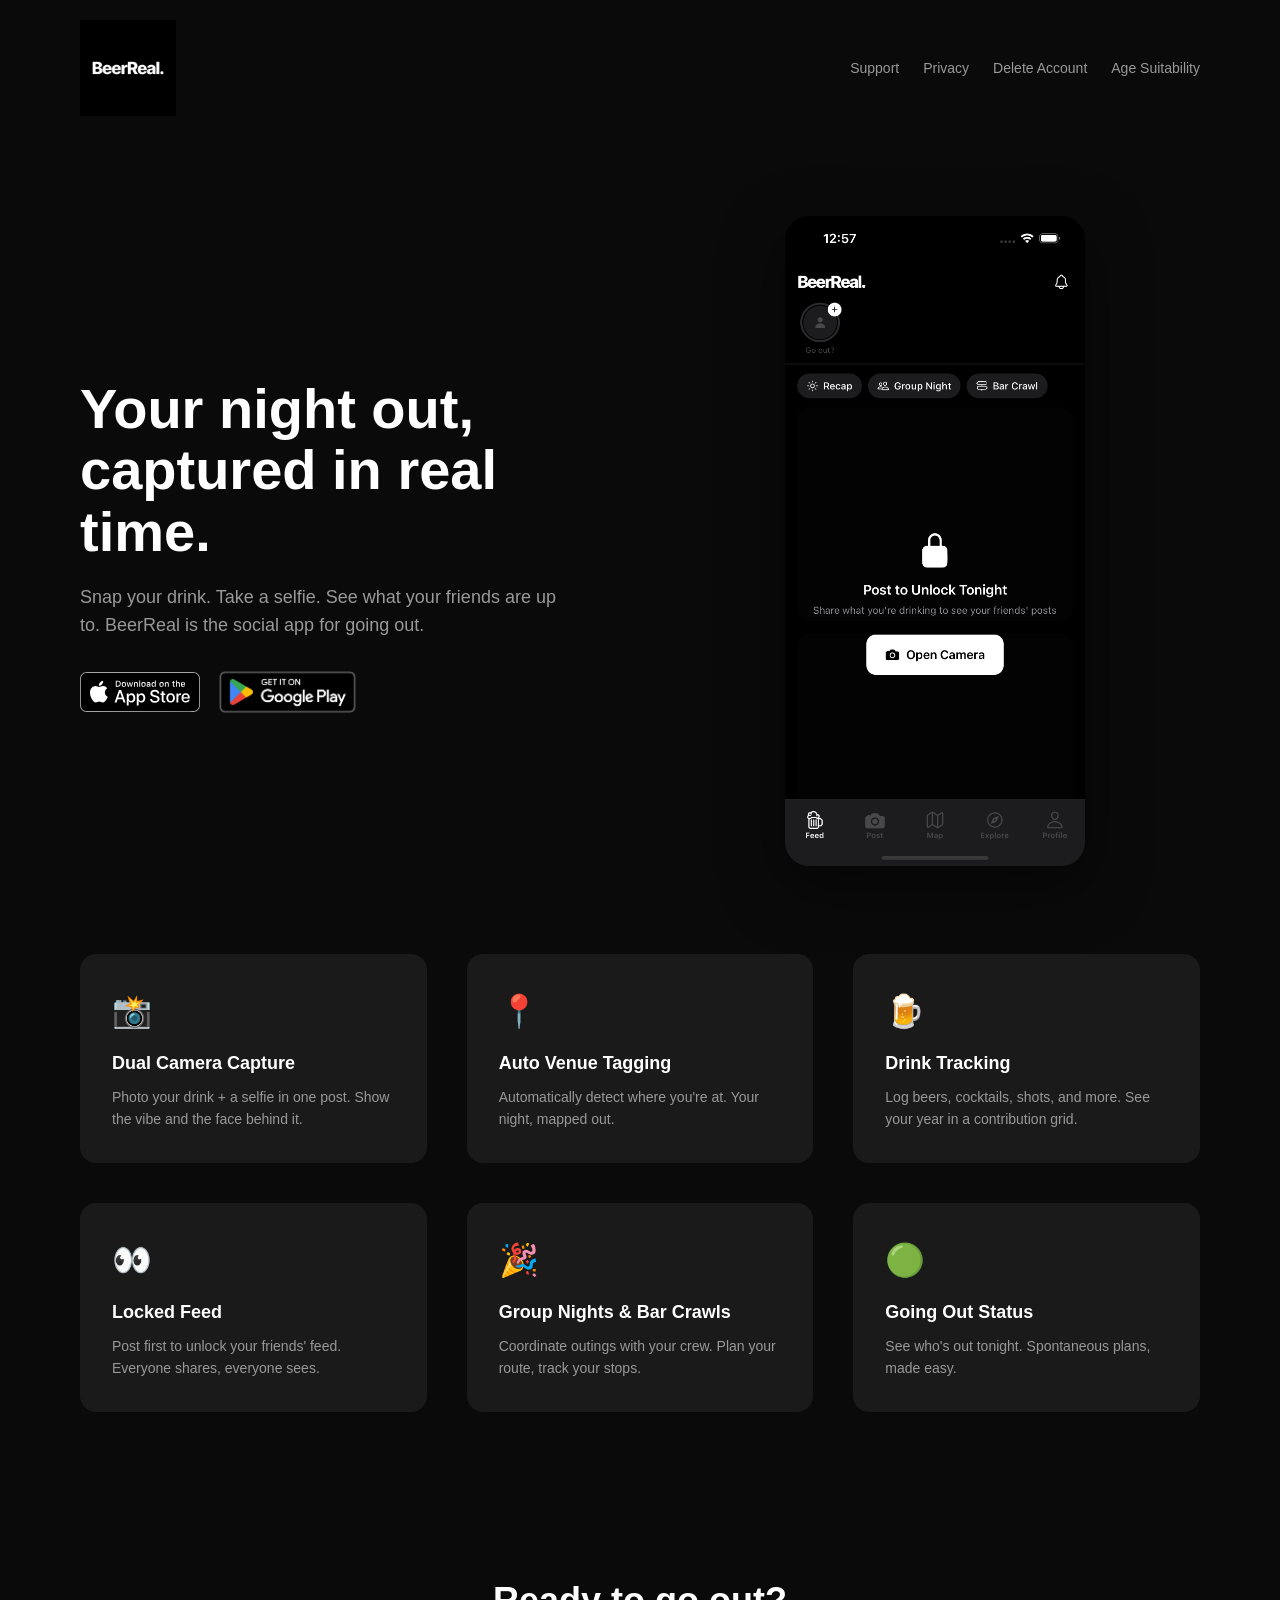
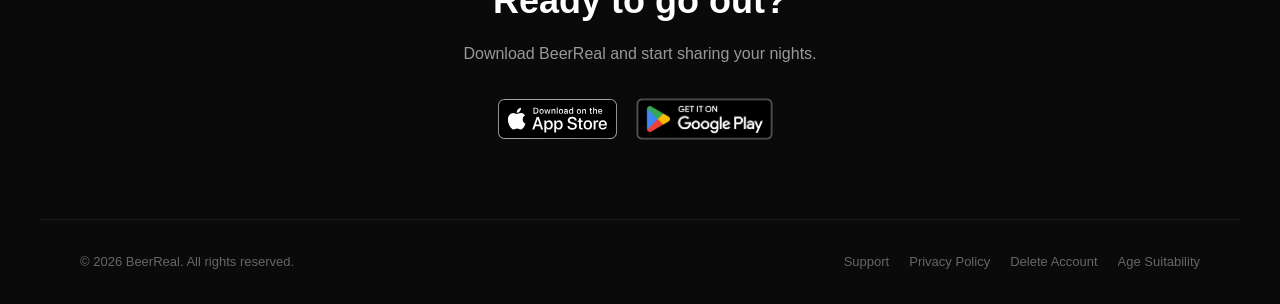
<file: index.html>
<!DOCTYPE html>
<html lang="en">
<head>
  <meta charset="UTF-8" />
  <meta name="viewport" content="width=device-width, initial-scale=1.0" />
  <title>BeerReal — Your Night Out, Captured</title>
  <meta name="description" content="BeerReal is the social app for your nights out. Snap your drink, share your night, see what your friends are up to." />
  <meta property="og:title" content="BeerReal — Your Night Out, Captured" />
  <meta property="og:description" content="The social app for going out. Track drinks, share moments, connect with friends." />
  <meta property="og:image" content="https://beerreal.app/assets/og-image.png" />
  <meta property="og:url" content="https://beerreal.app" />
  <link rel="icon" href="assets/icon.png" />
  <link rel="stylesheet" href="styles.css" />
</head>
<body>
  <nav>
    <img src="assets/logo.png" alt="BeerReal" class="nav-logo" />
    <div class="nav-links">
      <a href="support.html">Support</a>
      <a href="privacy.html">Privacy</a>
      <a href="delete-account.html">Delete Account</a>
      <a href="age-suitability.html">Age Suitability</a>
    </div>
  </nav>

  <section class="hero">
    <div class="hero-text">
      <h1>Your night out,<br />captured in real time.</h1>
      <p>Snap your drink. Take a selfie. See what your friends are up to. BeerReal is the social app for going out.</p>
      <div class="store-links">
        <a href="https://apps.apple.com/us/app/beerreal/id6762502702" class="store-badge" aria-label="Download BeerReal on the App Store">
          <img src="assets/app-store-badge.svg" alt="Download on the App Store" />
        </a>
        <a href="https://play.google.com/store/apps/details?id=com.asray.beerreal" class="store-badge google-play-badge" aria-label="Get BeerReal on Google Play">
          <img src="assets/google-play-badge.png" alt="Get it on Google Play" />
        </a>
      </div>
    </div>
    <div class="hero-image">
      <img src="assets/hero.png" alt="BeerReal app screenshot" />
    </div>
  </section>

  <section class="features">
    <div class="feature">
      <span class="feature-icon">📸</span>
      <h3>Dual Camera Capture</h3>
      <p>Photo your drink + a selfie in one post. Show the vibe and the face behind it.</p>
    </div>
    <div class="feature">
      <span class="feature-icon">📍</span>
      <h3>Auto Venue Tagging</h3>
      <p>Automatically detect where you're at. Your night, mapped out.</p>
    </div>
    <div class="feature">
      <span class="feature-icon">🍺</span>
      <h3>Drink Tracking</h3>
      <p>Log beers, cocktails, shots, and more. See your year in a contribution grid.</p>
    </div>
    <div class="feature">
      <span class="feature-icon">👀</span>
      <h3>Locked Feed</h3>
      <p>Post first to unlock your friends' feed. Everyone shares, everyone sees.</p>
    </div>
    <div class="feature">
      <span class="feature-icon">🎉</span>
      <h3>Group Nights & Bar Crawls</h3>
      <p>Coordinate outings with your crew. Plan your route, track your stops.</p>
    </div>
    <div class="feature">
      <span class="feature-icon">🟢</span>
      <h3>Going Out Status</h3>
      <p>See who's out tonight. Spontaneous plans, made easy.</p>
    </div>
  </section>

  <section class="cta-section">
    <h2>Ready to go out?</h2>
    <p>Download BeerReal and start sharing your nights.</p>
    <div class="store-links">
      <a href="https://apps.apple.com/us/app/beerreal/id6762502702" class="store-badge" aria-label="Download BeerReal on the App Store">
        <img src="assets/app-store-badge.svg" alt="Download on the App Store" />
      </a>
      <a href="https://play.google.com/store/apps/details?id=com.asray.beerreal" class="store-badge google-play-badge" aria-label="Get BeerReal on Google Play">
        <img src="assets/google-play-badge.png" alt="Get it on Google Play" />
      </a>
    </div>
  </section>

  <footer>
    <p>&copy; 2026 BeerReal. All rights reserved.</p>
    <div class="footer-links">
      <a href="support.html">Support</a>
      <a href="privacy.html">Privacy Policy</a>
      <a href="delete-account.html">Delete Account</a>
      <a href="age-suitability.html">Age Suitability</a>
    </div>
  </footer>
</body>
</html>
</file>
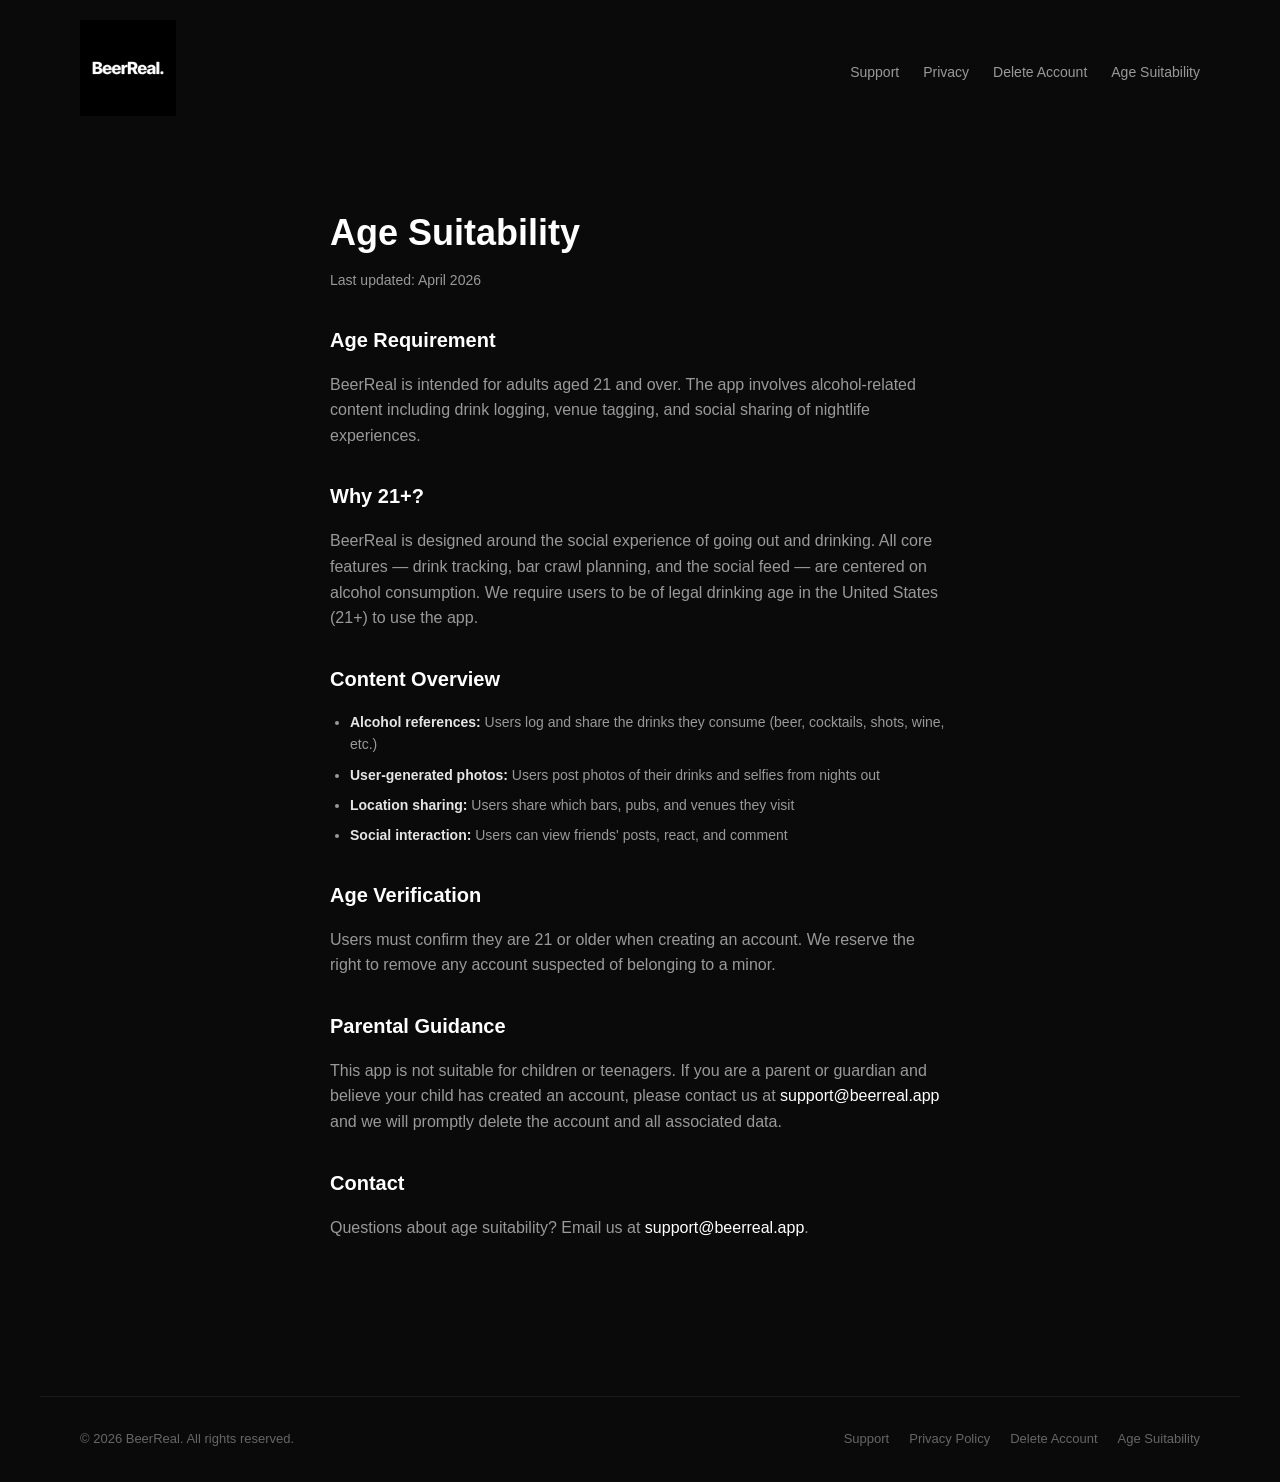
<file: age-suitability.html>
<!DOCTYPE html>
<html lang="en">
<head>
  <meta charset="UTF-8" />
  <meta name="viewport" content="width=device-width, initial-scale=1.0" />
  <title>BeerReal — Age Suitability</title>
  <link rel="icon" href="assets/icon.png" />
  <link rel="stylesheet" href="styles.css" />
</head>
<body>
  <nav>
    <a href="index.html"><img src="assets/logo.png" alt="BeerReal" class="nav-logo" /></a>
    <div class="nav-links">
      <a href="support.html">Support</a>
      <a href="privacy.html">Privacy</a>
      <a href="delete-account.html">Delete Account</a>
      <a href="age-suitability.html">Age Suitability</a>
    </div>
  </nav>

  <section class="privacy-page">
    <h1>Age Suitability</h1>
    <p class="updated">Last updated: April 2026</p>

    <h2>Age Requirement</h2>
    <p>BeerReal is intended for adults aged 21 and over. The app involves alcohol-related content including drink logging, venue tagging, and social sharing of nightlife experiences.</p>

    <h2>Why 21+?</h2>
    <p>BeerReal is designed around the social experience of going out and drinking. All core features — drink tracking, bar crawl planning, and the social feed — are centered on alcohol consumption. We require users to be of legal drinking age in the United States (21+) to use the app.</p>

    <h2>Content Overview</h2>
    <ul>
      <li><strong>Alcohol references:</strong> Users log and share the drinks they consume (beer, cocktails, shots, wine, etc.)</li>
      <li><strong>User-generated photos:</strong> Users post photos of their drinks and selfies from nights out</li>
      <li><strong>Location sharing:</strong> Users share which bars, pubs, and venues they visit</li>
      <li><strong>Social interaction:</strong> Users can view friends' posts, react, and comment</li>
    </ul>

    <h2>Age Verification</h2>
    <p>Users must confirm they are 21 or older when creating an account. We reserve the right to remove any account suspected of belonging to a minor.</p>

    <h2>Parental Guidance</h2>
    <p>This app is not suitable for children or teenagers. If you are a parent or guardian and believe your child has created an account, please contact us at <a href="mailto:support@beerreal.app">support@beerreal.app</a> and we will promptly delete the account and all associated data.</p>

    <h2>Contact</h2>
    <p>Questions about age suitability? Email us at <a href="mailto:support@beerreal.app">support@beerreal.app</a>.</p>
  </section>

  <footer>
    <p>&copy; 2026 BeerReal. All rights reserved.</p>
    <div class="footer-links">
      <a href="support.html">Support</a>
      <a href="privacy.html">Privacy Policy</a>
      <a href="delete-account.html">Delete Account</a>
      <a href="age-suitability.html">Age Suitability</a>
    </div>
  </footer>
</body>
</html>
</file>
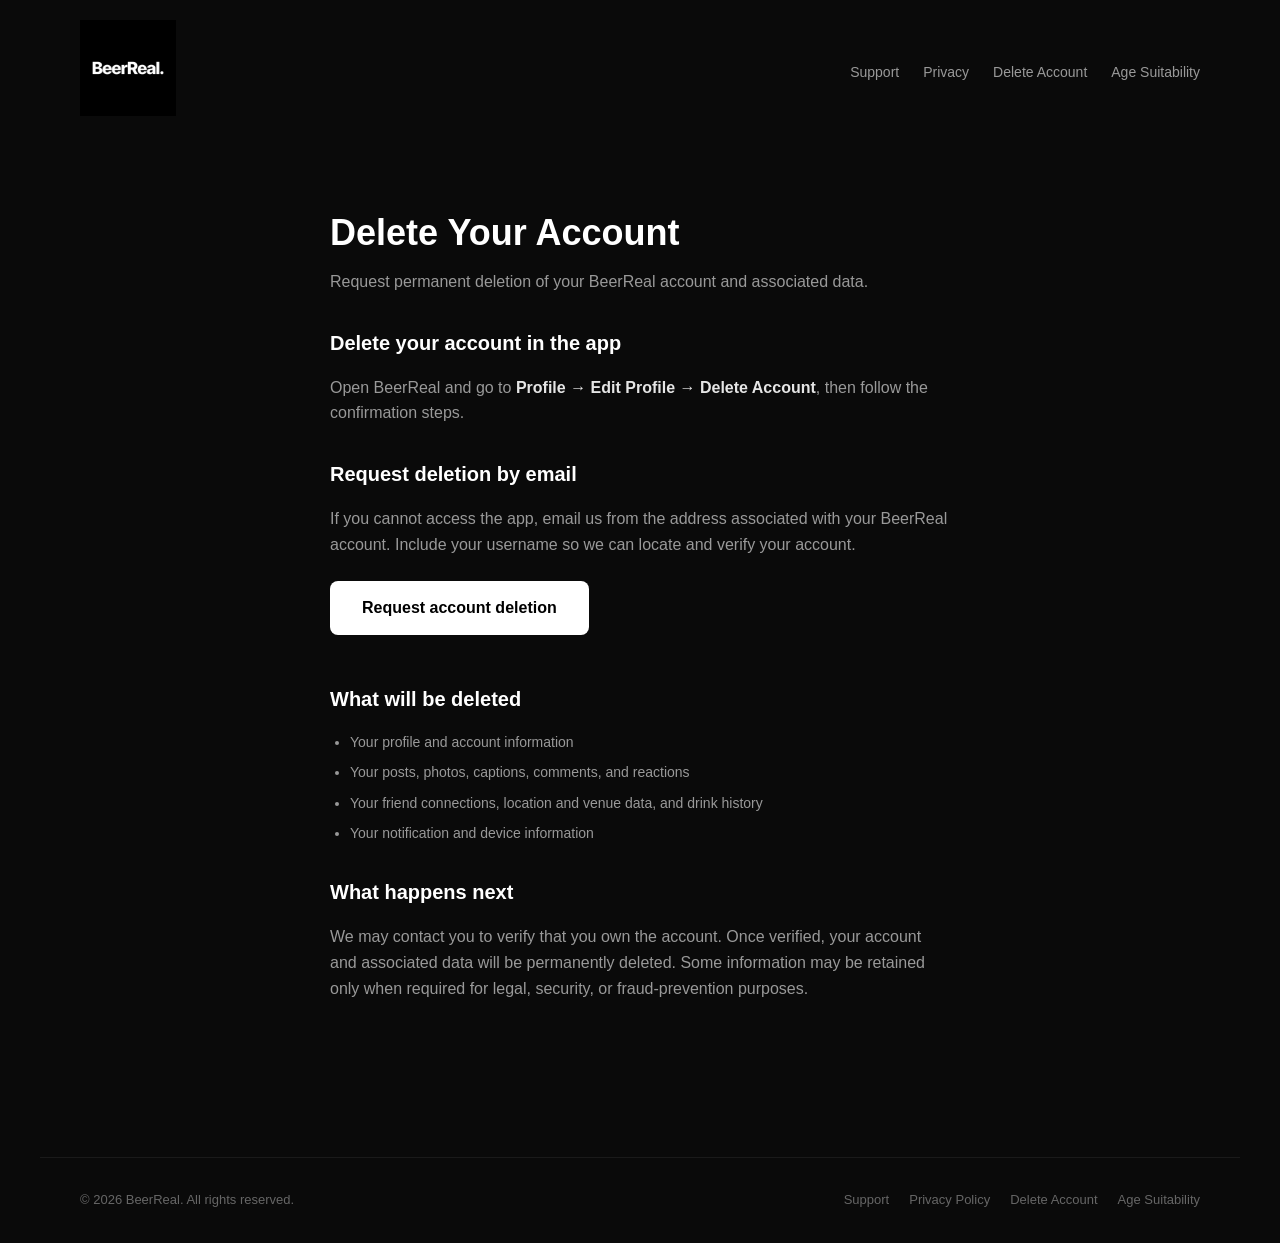
<file: delete-account.html>
<!DOCTYPE html>
<html lang="en">
<head>
  <meta charset="UTF-8" />
  <meta name="viewport" content="width=device-width, initial-scale=1.0" />
  <title>BeerReal — Delete Your Account</title>
  <meta name="description" content="Request deletion of your BeerReal account and associated data." />
  <link rel="icon" href="assets/icon.png" />
  <link rel="stylesheet" href="styles.css" />
</head>
<body>
  <nav>
    <a href="index.html"><img src="assets/logo.png" alt="BeerReal" class="nav-logo" /></a>
    <div class="nav-links">
      <a href="support.html">Support</a>
      <a href="privacy.html">Privacy</a>
      <a href="delete-account.html">Delete Account</a>
      <a href="age-suitability.html">Age Suitability</a>
    </div>
  </nav>

  <main class="privacy-page">
    <h1>Delete Your Account</h1>
    <p>Request permanent deletion of your BeerReal account and associated data.</p>

    <h2>Delete your account in the app</h2>
    <p>Open BeerReal and go to <strong>Profile → Edit Profile → Delete Account</strong>, then follow the confirmation steps.</p>

    <h2>Request deletion by email</h2>
    <p>If you cannot access the app, email us from the address associated with your BeerReal account. Include your username so we can locate and verify your account.</p>
    <a class="cta-button deletion-button" href="mailto:asray@scalar.news?subject=BeerReal%20Account%20Deletion%20Request&amp;body=BeerReal%20username%3A%20%0AAccount%20email%3A%20%0A%0AI%20request%20permanent%20deletion%20of%20my%20BeerReal%20account%20and%20associated%20data.">Request account deletion</a>

    <h2>What will be deleted</h2>
    <ul>
      <li>Your profile and account information</li>
      <li>Your posts, photos, captions, comments, and reactions</li>
      <li>Your friend connections, location and venue data, and drink history</li>
      <li>Your notification and device information</li>
    </ul>

    <h2>What happens next</h2>
    <p>We may contact you to verify that you own the account. Once verified, your account and associated data will be permanently deleted. Some information may be retained only when required for legal, security, or fraud-prevention purposes.</p>
  </main>

  <footer>
    <p>&copy; 2026 BeerReal. All rights reserved.</p>
    <div class="footer-links">
      <a href="support.html">Support</a>
      <a href="privacy.html">Privacy Policy</a>
      <a href="delete-account.html">Delete Account</a>
      <a href="age-suitability.html">Age Suitability</a>
    </div>
  </footer>
</body>
</html>
</file>
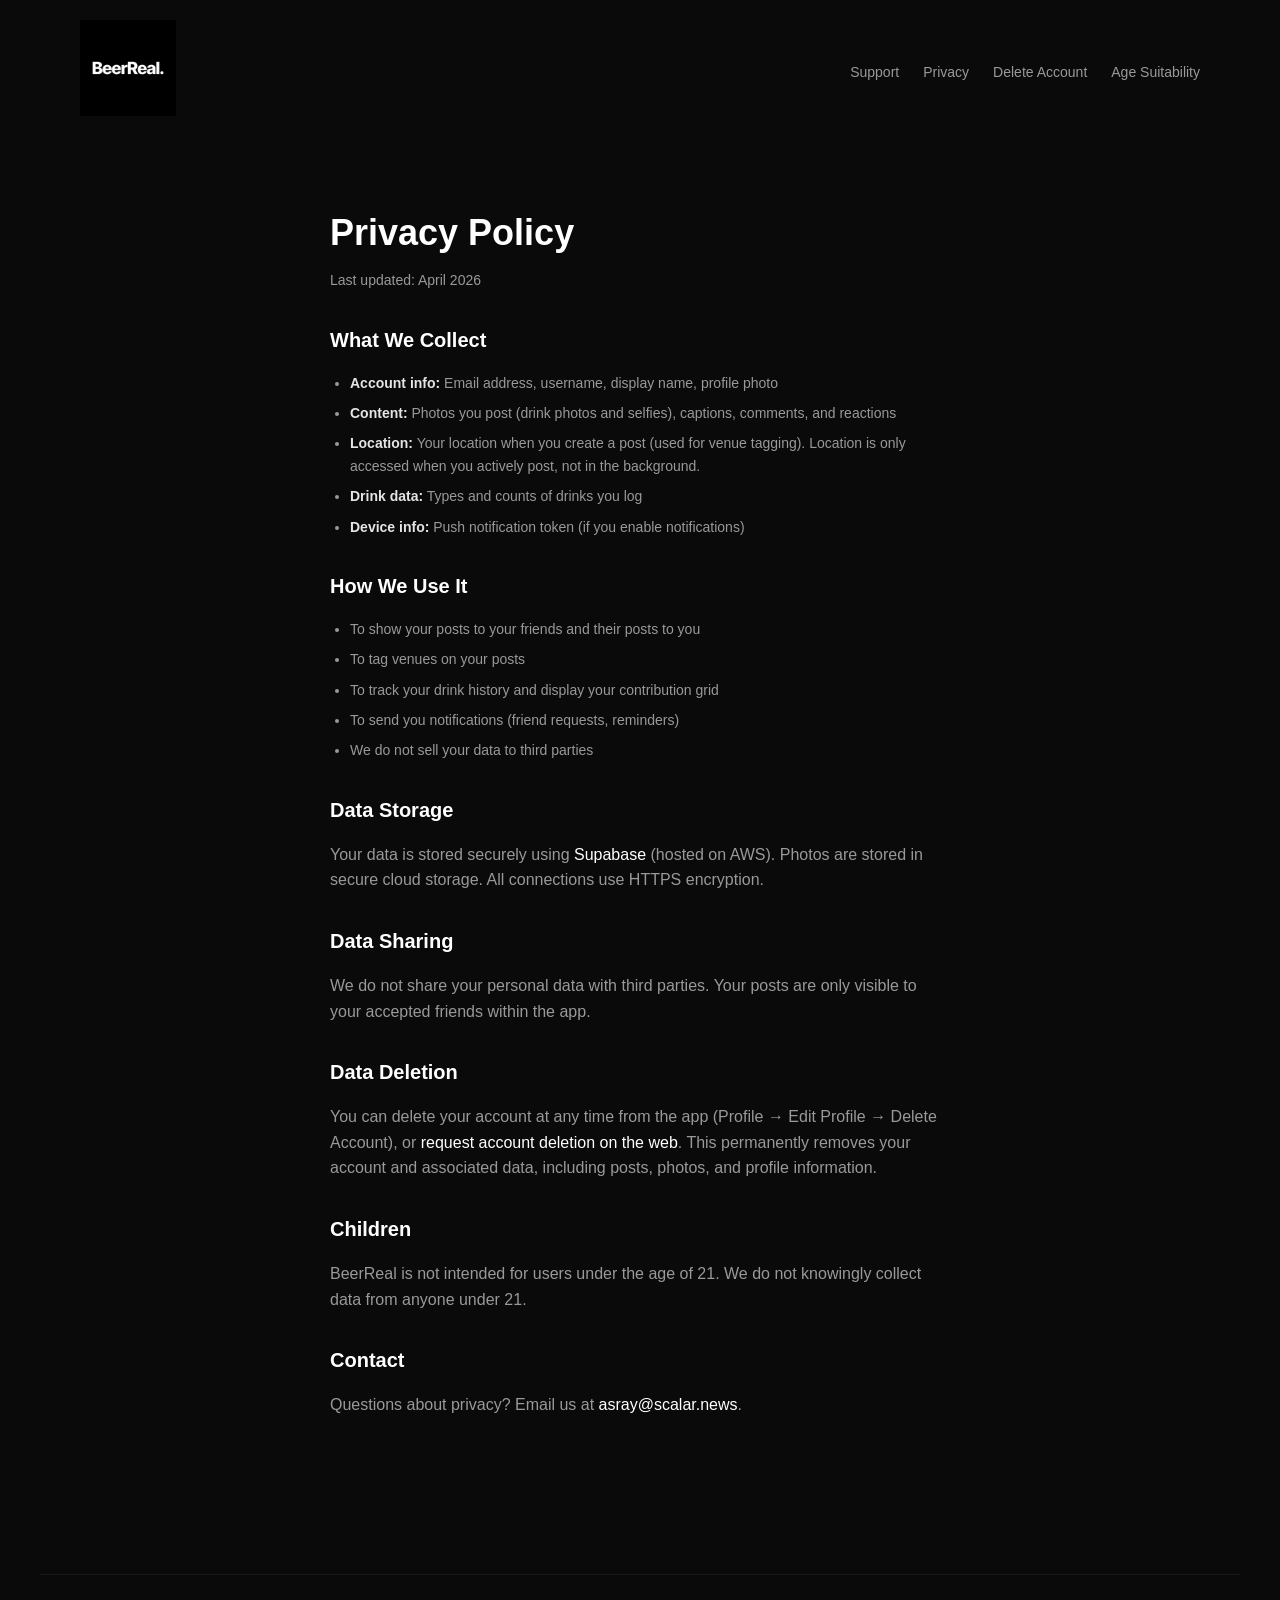
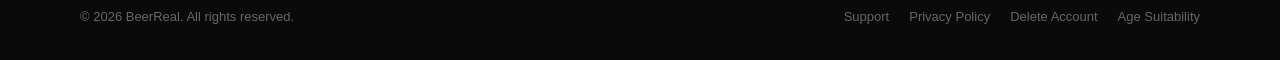
<file: privacy.html>
<!DOCTYPE html>
<html lang="en">
<head>
  <meta charset="UTF-8" />
  <meta name="viewport" content="width=device-width, initial-scale=1.0" />
  <title>BeerReal — Privacy Policy</title>
  <link rel="icon" href="assets/icon.png" />
  <link rel="stylesheet" href="styles.css" />
</head>
<body>
  <nav>
    <a href="index.html"><img src="assets/logo.png" alt="BeerReal" class="nav-logo" /></a>
    <div class="nav-links">
      <a href="support.html">Support</a>
      <a href="privacy.html">Privacy</a>
      <a href="delete-account.html">Delete Account</a>
      <a href="age-suitability.html">Age Suitability</a>
    </div>
  </nav>

  <section class="privacy-page">
    <h1>Privacy Policy</h1>
    <p class="updated">Last updated: April 2026</p>

    <h2>What We Collect</h2>
    <ul>
      <li><strong>Account info:</strong> Email address, username, display name, profile photo</li>
      <li><strong>Content:</strong> Photos you post (drink photos and selfies), captions, comments, and reactions</li>
      <li><strong>Location:</strong> Your location when you create a post (used for venue tagging). Location is only accessed when you actively post, not in the background.</li>
      <li><strong>Drink data:</strong> Types and counts of drinks you log</li>
      <li><strong>Device info:</strong> Push notification token (if you enable notifications)</li>
    </ul>

    <h2>How We Use It</h2>
    <ul>
      <li>To show your posts to your friends and their posts to you</li>
      <li>To tag venues on your posts</li>
      <li>To track your drink history and display your contribution grid</li>
      <li>To send you notifications (friend requests, reminders)</li>
      <li>We do not sell your data to third parties</li>
    </ul>

    <h2>Data Storage</h2>
    <p>Your data is stored securely using <a href="https://supabase.com" target="_blank">Supabase</a> (hosted on AWS). Photos are stored in secure cloud storage. All connections use HTTPS encryption.</p>

    <h2>Data Sharing</h2>
    <p>We do not share your personal data with third parties. Your posts are only visible to your accepted friends within the app.</p>

    <h2>Data Deletion</h2>
    <p>You can delete your account at any time from the app (Profile → Edit Profile → Delete Account), or <a href="delete-account.html">request account deletion on the web</a>. This permanently removes your account and associated data, including posts, photos, and profile information.</p>

    <h2>Children</h2>
    <p>BeerReal is not intended for users under the age of 21. We do not knowingly collect data from anyone under 21.</p>

    <h2>Contact</h2>
    <p>Questions about privacy? Email us at <a href="mailto:asray@scalar.news">asray@scalar.news</a>.</p>
  </section>

  <footer>
    <p>&copy; 2026 BeerReal. All rights reserved.</p>
    <div class="footer-links">
      <a href="support.html">Support</a>
      <a href="privacy.html">Privacy Policy</a>
      <a href="delete-account.html">Delete Account</a>
      <a href="age-suitability.html">Age Suitability</a>
    </div>
  </footer>
</body>
</html>
</file>
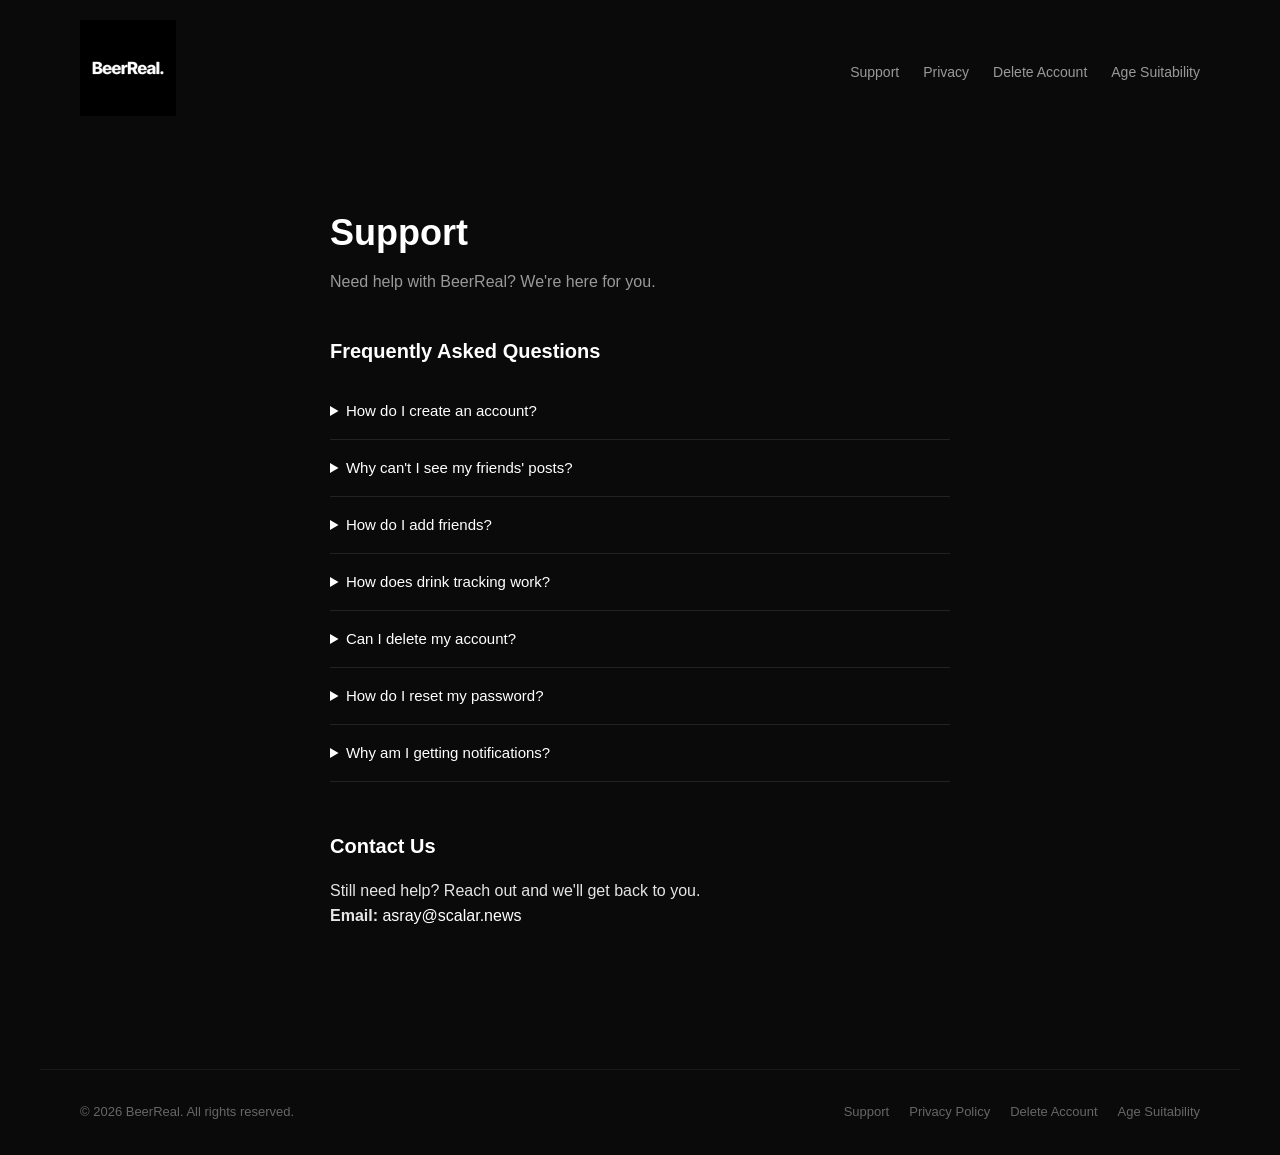
<file: support.html>
<!DOCTYPE html>
<html lang="en">
<head>
  <meta charset="UTF-8" />
  <meta name="viewport" content="width=device-width, initial-scale=1.0" />
  <title>BeerReal — Support</title>
  <link rel="icon" href="assets/icon.png" />
  <link rel="stylesheet" href="styles.css" />
</head>
<body>
  <nav>
    <a href="index.html"><img src="assets/logo.png" alt="BeerReal" class="nav-logo" /></a>
    <div class="nav-links">
      <a href="support.html">Support</a>
      <a href="privacy.html">Privacy</a>
      <a href="delete-account.html">Delete Account</a>
      <a href="age-suitability.html">Age Suitability</a>
    </div>
  </nav>

  <section class="support-page">
    <h1>Support</h1>
    <p>Need help with BeerReal? We're here for you.</p>

    <div class="faq">
      <h2>Frequently Asked Questions</h2>

      <details>
        <summary>How do I create an account?</summary>
        <p>Download BeerReal from the App Store, open the app, and sign up with your email. You'll need to verify your email before you can start posting.</p>
      </details>

      <details>
        <summary>Why can't I see my friends' posts?</summary>
        <p>BeerReal uses a locked feed — you need to post first before you can see what your friends are up to. This way, everyone shares authentically.</p>
      </details>

      <details>
        <summary>How do I add friends?</summary>
        <p>Go to the search tab, find your friend by username, and send them a friend request. They'll see it in their notifications and can accept from there.</p>
      </details>

      <details>
        <summary>How does drink tracking work?</summary>
        <p>When you create a post, you can log what you're drinking — beer, cocktail, shot, wine, or other. Your drinks are tracked over time and shown in your profile's contribution grid.</p>
      </details>

      <details>
        <summary>Can I delete my account?</summary>
        <p>Yes. Go to Profile → Edit Profile and scroll to the bottom to find the delete account option. You can also <a href="delete-account.html">request account deletion on the web</a>.</p>
      </details>

      <details>
        <summary>How do I reset my password?</summary>
        <p>On the login screen, tap "Forgot Password?" and enter your email. You'll receive a reset link.</p>
      </details>

      <details>
        <summary>Why am I getting notifications?</summary>
        <p>BeerReal sends notifications for friend requests and inactivity reminders. You can manage notification preferences in your device's Settings → BeerReal → Notifications.</p>
      </details>
    </div>

    <div class="contact">
      <h2>Contact Us</h2>
      <p>Still need help? Reach out and we'll get back to you.</p>
      <p><strong>Email:</strong> <a href="mailto:asray@scalar.news">asray@scalar.news</a></p>
    </div>
  </section>

  <footer>
    <p>&copy; 2026 BeerReal. All rights reserved.</p>
    <div class="footer-links">
      <a href="support.html">Support</a>
      <a href="privacy.html">Privacy Policy</a>
      <a href="delete-account.html">Delete Account</a>
      <a href="age-suitability.html">Age Suitability</a>
    </div>
  </footer>
</body>
</html>
</file>
<file: styles.css>
* {
  margin: 0;
  padding: 0;
  box-sizing: border-box;
}

body {
  font-family: -apple-system, BlinkMacSystemFont, 'Segoe UI', Roboto, sans-serif;
  background: #0A0A0A;
  color: #E5E5E5;
  line-height: 1.6;
}

a { color: #FFFFFF; text-decoration: none; }
a:hover { text-decoration: underline; }

/* ── Nav ── */
nav {
  display: flex;
  justify-content: space-between;
  align-items: center;
  padding: 20px 40px;
  max-width: 1200px;
  margin: 0 auto;
}
.nav-logo { height: 96px; }
.nav-links { display: flex; gap: 24px; }
.nav-links a { color: #999; font-size: 14px; }
.nav-links a:hover { color: #FFF; }

/* ── Hero ── */
.hero {
  display: flex;
  align-items: center;
  justify-content: space-between;
  max-width: 1200px;
  margin: 80px auto;
  padding: 0 40px;
  gap: 60px;
}
.hero-text { flex: 1; }
.hero-text h1 {
  font-size: 56px;
  font-weight: 800;
  line-height: 1.1;
  color: #FFFFFF;
  margin-bottom: 20px;
}
.hero-text p {
  font-size: 18px;
  color: #999;
  margin-bottom: 32px;
  max-width: 480px;
}
.hero-image { flex: 1; text-align: center; }
.hero-image img {
  max-width: 300px;
  border-radius: 24px;
  box-shadow: 0 20px 60px rgba(0,0,0,0.5);
}

.cta-button {
  display: inline-block;
  background: #FFFFFF;
  color: #000000;
  padding: 14px 32px;
  border-radius: 8px;
  font-weight: 600;
  font-size: 16px;
  transition: opacity 0.2s;
}
.cta-button:hover { opacity: 0.9; text-decoration: none; }
.store-links {
  display: flex;
  flex-wrap: wrap;
  align-items: center;
  gap: 10px;
}
.cta-section .store-links { justify-content: center; }
.store-badge {
  display: flex;
  align-items: center;
  height: 40px;
  transition: opacity 0.2s, transform 0.2s;
}
.store-badge img {
  display: block;
  width: auto;
  height: 40px;
}
.store-badge.google-play-badge img { height: 60px; }
.store-badge:hover {
  opacity: 0.85;
  text-decoration: none;
  transform: translateY(-1px);
}

/* ── Features ── */
.features {
  display: grid;
  grid-template-columns: repeat(3, 1fr);
  gap: 40px;
  max-width: 1200px;
  margin: 80px auto;
  padding: 0 40px;
}
.feature {
  background: #1A1A1A;
  padding: 32px;
  border-radius: 16px;
}
.feature-icon { font-size: 32px; display: block; margin-bottom: 12px; }
.feature h3 { color: #FFF; font-size: 18px; margin-bottom: 8px; }
.feature p { color: #999; font-size: 14px; }

/* ── CTA Section ── */
.cta-section {
  text-align: center;
  padding: 80px 40px;
  max-width: 600px;
  margin: 0 auto;
}
.cta-section h2 { font-size: 36px; color: #FFF; margin-bottom: 12px; }
.cta-section p { color: #999; margin-bottom: 32px; }

/* ── Support Page ── */
.support-page, .privacy-page {
  max-width: 700px;
  margin: 60px auto;
  padding: 0 40px 80px;
}
.support-page h1, .privacy-page h1 {
  font-size: 36px;
  color: #FFF;
  margin-bottom: 8px;
}
.support-page > p, .privacy-page > p {
  color: #999;
  margin-bottom: 40px;
}
.updated { font-size: 14px; color: #666; }

.faq { margin-bottom: 48px; }
.faq h2, .contact h2, .privacy-page h2 {
  font-size: 20px;
  color: #FFF;
  margin-bottom: 16px;
  margin-top: 32px;
}
details {
  border-bottom: 1px solid #222;
  padding: 16px 0;
}
summary {
  color: #FFF;
  cursor: pointer;
  font-weight: 500;
  font-size: 15px;
}
details p {
  color: #999;
  margin-top: 8px;
  font-size: 14px;
}
.privacy-page ul {
  color: #999;
  padding-left: 20px;
  margin-bottom: 16px;
}
.privacy-page li { margin-bottom: 8px; font-size: 14px; }
.privacy-page p {
  color: #999;
  margin-bottom: 16px;
}
.privacy-page strong { color: #E5E5E5; }
.deletion-button { margin: 8px 0 16px; }

/* ── Footer ── */
footer {
  border-top: 1px solid #1A1A1A;
  padding: 32px 40px;
  display: flex;
  justify-content: space-between;
  align-items: center;
  max-width: 1200px;
  margin: 0 auto;
  font-size: 13px;
  color: #666;
}
.footer-links { display: flex; gap: 20px; }
.footer-links a { color: #666; }
.footer-links a:hover { color: #FFF; }

/* ── Responsive ── */
@media (max-width: 768px) {
  nav { padding: 16px 20px; align-items: flex-start; }
  .nav-logo { height: 64px; }
  .nav-links { gap: 8px 16px; flex-wrap: wrap; justify-content: flex-end; }
  .hero { flex-direction: column; text-align: center; margin: 40px auto; }
  .hero-text h1 { font-size: 36px; }
  .hero-text p { margin: 0 auto 24px; }
  .features { grid-template-columns: 1fr; }
  footer { flex-direction: column; gap: 12px; text-align: center; }
  .footer-links { flex-wrap: wrap; justify-content: center; }
}
</file>
